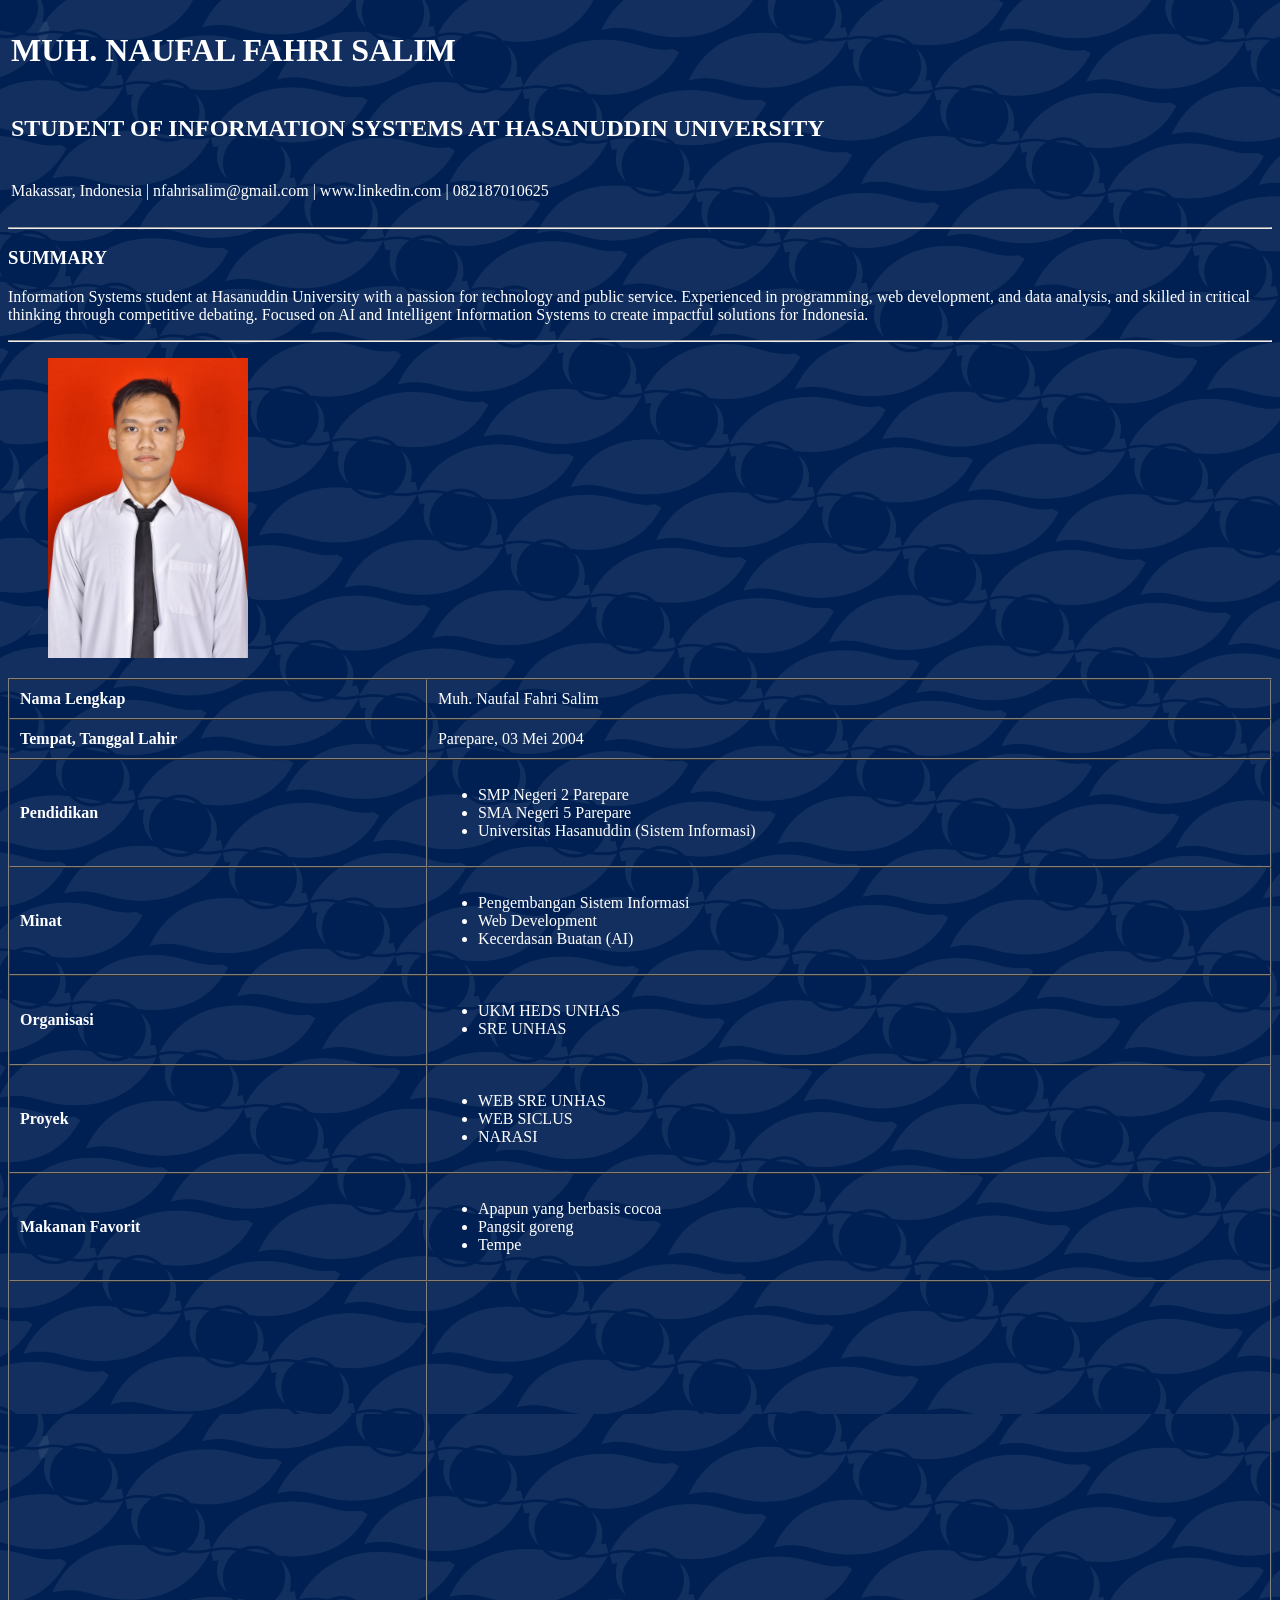
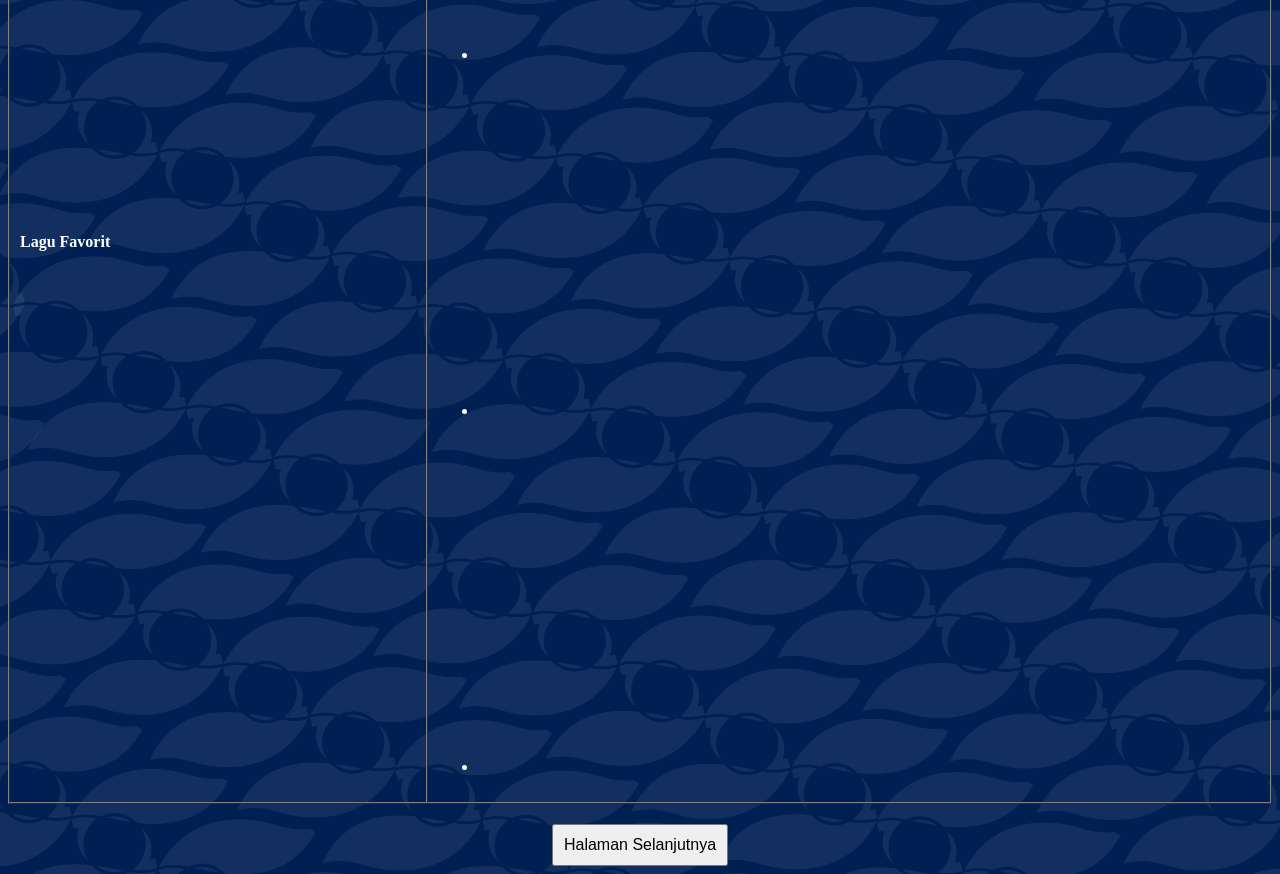
<file: TP1_H071231031/index.html>
<!DOCTYPE html>
<html lang="id">
<head>
    <meta charset="UTF-8">
    <meta name="viewport" content="width=device-width, initial-scale=1.0">
    <title>Biodata Naufal</title>
</head>
<body background="res/Cover.png" text="white">
    <header>
        <table width="100%">
            <tr>
                <td colspan="2">
                    <h1>MUH. NAUFAL FAHRI SALIM</h1>
                </td>
            </tr>
            <tr>
                <td colspan="2">
                    <h2>STUDENT OF INFORMATION SYSTEMS AT HASANUDDIN UNIVERSITY</h2>
                </td>
            </tr>
            <tr>
                <td>
                    <p>Makassar, Indonesia | nfahrisalim@gmail.com | www.linkedin.com | 082187010625</p>
                </td>
            </tr>
        </table>
        <hr>
        <h3>SUMMARY</h3>
        <p>
            Information Systems student at Hasanuddin University with a passion for technology and public service. 
            Experienced in programming, web development, and data analysis, and skilled in critical thinking through 
            competitive debating. Focused on AI and Intelligent Information Systems to create impactful solutions for Indonesia.
        </p>
        <hr>
    </header>

    <section>
        <figure>
            <img src="res/Img1.jpg" alt="Foto Naufal" width="200">
        </figure>
    </section>

    <table border="1" cellpadding="10" cellspacing="0" width="100%">
        <tr>
            <td><strong>Nama Lengkap</strong></td>
            <td>Muh. Naufal Fahri Salim</td>
        </tr>
        <tr>
            <td><strong>Tempat, Tanggal Lahir</strong></td>
            <td>Parepare, 03 Mei 2004</td>
        </tr>
        <tr>
            <td><strong>Pendidikan</strong></td>
            <td>
                <ul>
                    <li>SMP Negeri 2 Parepare</li>
                    <li>SMA Negeri 5 Parepare</li>
                    <li>Universitas Hasanuddin (Sistem Informasi)</li>
                </ul>
            </td>
        </tr>
        <tr>
            <td><strong>Minat</strong></td>
            <td>
                <ul>
                    <li>Pengembangan Sistem Informasi</li>
                    <li>Web Development</li>
                    <li>Kecerdasan Buatan (AI)</li>
                </ul>
            </td>
        </tr>
        <tr>
            <td><strong>Organisasi</strong></td>
            <td>
                <ul>
                    <li>UKM HEDS UNHAS</li>
                    <li>SRE UNHAS</li>
                </ul>
            </td>
        </tr>
        <tr>
            <td><strong>Proyek</strong></td>
            <td>
                <ul>
                    <li>WEB SRE UNHAS</li>
                    <li>WEB SICLUS</li>
                    <li>NARASI</li>
                </ul>
            </td>
        </tr>
        <tr>
            <td><strong>Makanan Favorit</strong></td>
            <td>
                <ul>
                    <li>Apapun yang berbasis cocoa</li>
                    <li>Pangsit goreng</li>
                    <li>Tempe</li>
                </ul>
            </td>
        </tr>
        <tr>
            <td><strong>Lagu Favorit</strong></td>
            <td>
                <ul>
                    <li>
                        <iframe style="border-radius:12px" 
                        src="https://open.spotify.com/embed/track/2FwEI1ZNbKqpRDuKDn6JWk?utm_source=generator" 
                        width="100%" height="352" frameBorder="0" allowfullscreen="" 
                        allow="autoplay; clipboard-write; encrypted-media; fullscreen; picture-in-picture" 
                        loading="lazy"></iframe>
                    </li>
                    <li>
                        <iframe style="border-radius:12px" 
                        src="https://open.spotify.com/embed/track/6ct4QRk1Ly6sVgaoOaGRe1?utm_source=generator" 
                        width="100%" height="352" frameBorder="0" allowfullscreen="" 
                        allow="autoplay; clipboard-write; encrypted-media; fullscreen; picture-in-picture" loading="lazy"></iframe>
                    </li>
                    <li>
                        <iframe style="border-radius:12px" src="https://open.spotify.com/embed/track/0ksUFS9IK9notdGQvTfB57?utm_source=generator" 
                        width="100%" height="352" frameBorder="0" allowfullscreen="" allow="autoplay; clipboard-write; encrypted-media; fullscreen; picture-in-picture" 
                        loading="lazy"></iframe>
                    </li>
                </ul>
            </td>
        </tr>
    </table>

    <!-- Tombol untuk ke halaman selanjutnya -->
    <footer style="text-align: center; margin-top: 20px;">
        <form action="index2.html">
            <input type="submit" value="Halaman Selanjutnya" style="padding: 10px; font-size: 16px;">
        </form>
    </footer>
</body>
</html>
</file>
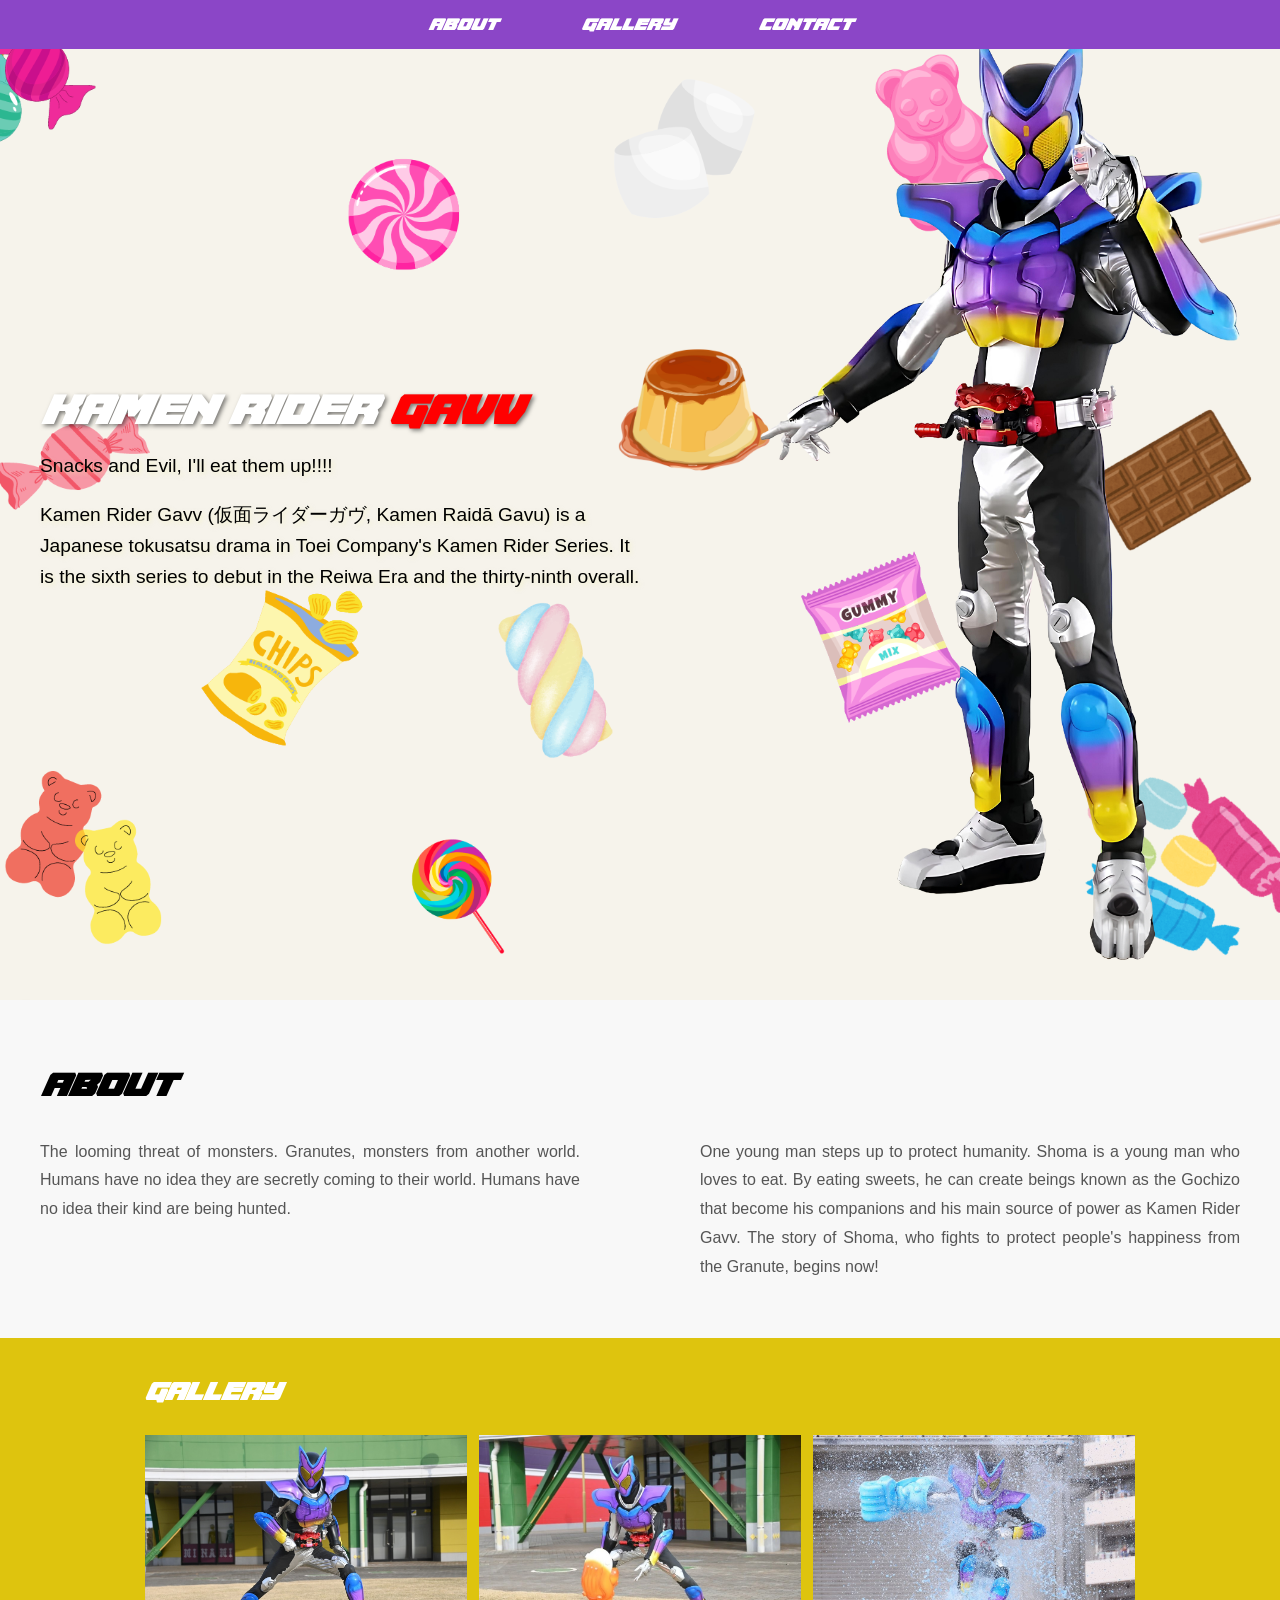
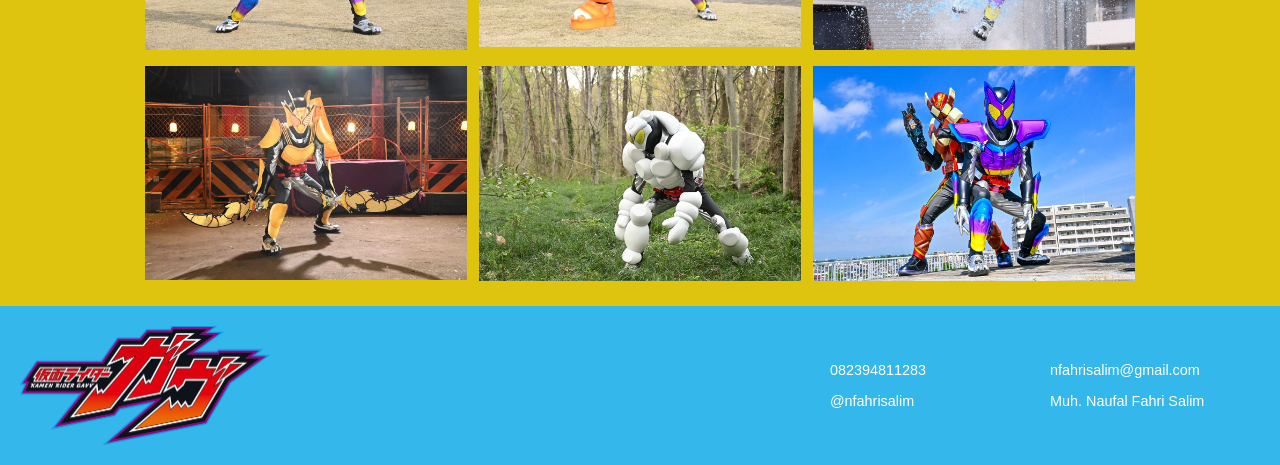
<file: TP2_H071231031/index.html>
<!DOCTYPE html>
<html lang="en">
<head>
    <meta charset="UTF-8">
    <meta name="viewport" content="width=device-width, initial-scale=1.0">
    <title>Rider's Info</title>
    <link rel="stylesheet" type="text/css" href="style.css">
</head>
<body>

    <!-- Nav Bar -->
    <header>
        <nav class="navbar">
            <ul>
                <li><a href="#about">About</a></li>
                <li><a href="#gallery">Gallery</a></li>
                <li><a href="#contact">Contact</a></li>
            </ul>
        </nav>
    </header>

    <!-- Main Section -->
    <section class="main-section background-image" id="home">
        <div class="text">
            <h1>Kamen rider <span style="color: red;">Gavv</span></h1>
            <p>Snacks and Evil, I'll eat them up!!!!</p>
            <p>Kamen Rider Gavv (仮面ライダーガヴ, Kamen Raidā Gavu) is a Japanese tokusatsu drama in Toei Company's Kamen Rider Series. It is the sixth series to debut in the Reiwa Era and the thirty-ninth overall.</p>
        </div>
        <img src="res/Images/Rider Gavv.png" alt="Rider's Image">
    </section>
    
    <!-- About -->
    <section class="about-section" id="about">
        <h2>About</h2>
        <div class="about-content">
            <div>
                <p>The looming threat of monsters. Granutes, monsters from another world. Humans have no idea they are secretly coming to their world. Humans have no idea their kind are being hunted.</p>
            </div>
            <div>
                <p>One young man steps up to protect humanity. Shoma is a young man who loves to eat. By eating sweets, he can create beings known as the Gochizo that become his companions and his main source of power as Kamen Rider Gavv. The story of Shoma, who fights to protect people's happiness from the Granute, begins now!</p>
            </div>
        </div>
    </section>

    <!-- Gallery -->
    <section class="galery-page" id="gallery">
        <div class="galery-grid">
            <div class="galery-item1">
                <h1>Gallery</h1>
            </div>
            <div class="galery-item">
                <img src="res/Images/Gummy.jpg" alt="Gochizo 1">
            </div>
            <div class="galery-item">
                <img src="res/Images/Kickin.jpg" alt="Gochizo 2">
            </div>
            <div class="galery-item">
                <img src="res/Images/Punchin.jpg" alt="Gochizo 3">
            </div>
            <div class="galery-item">
                <img src="res/Images/Zakuzaku.jpg" alt="Gochizo 4">
            </div>
            <div class="galery-item">
                <img src="res/Images/Mallow.jpg" alt="Gochizo 5">
            </div>
            <div class="galery-item">
                <img src="res/Images/Gavv_Riders.webp" alt="Gochizo 6">
            </div>
        </div>
    </section>
    
    

    <!-- Footer -->
    <footer class="footer-section" id="contact">
        <div class="footer-content">
            <div class="footer-logo">
                <img src="res/Kamen_Rider_Gavv_Logo.webp" alt="Series_logo">
            </div>
            <div class="footer-info">
                <div class="contact-column">
                    <p>082394811283</p>
                    <p>@nfahrisalim</p>
                </div>
                <div class="contact-column">
                    <p>nfahrisalim@gmail.com</p>
                    <p>Muh. Naufal Fahri Salim</p>
                </div>
            </div>
        </div>
    </footer>
</file>
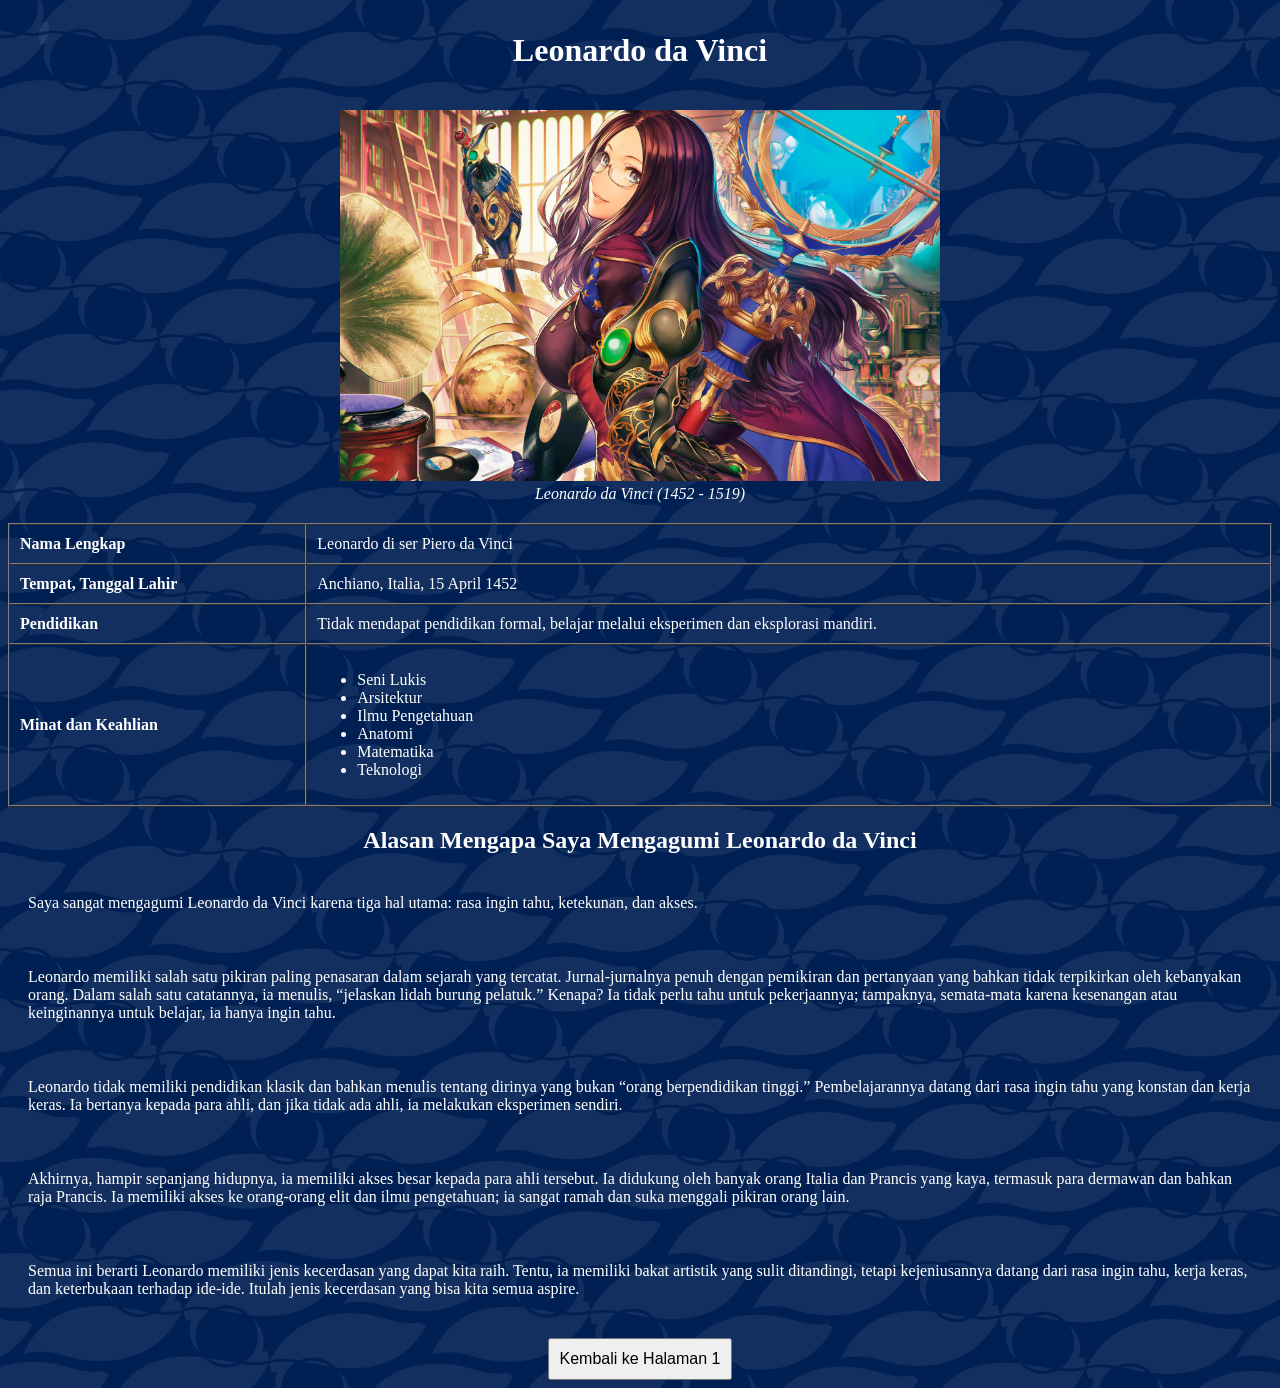
<file: TP1_H071231031/index2.html>
<!DOCTYPE html>
<html lang="id">
<head>
    <meta charset="UTF-8">
    <meta name="viewport" content="width=device-width, initial-scale=1.0">
    <title>Biodata Leonardo da Vinci</title>
</head>
<body background="res/Cover.png" text="white">

    <header>
        <table width="100%">
            <tr>
                <td colspan="2">
                    <h1 style="text-align: center;">Leonardo da Vinci</h1>
                </td>
            </tr>
        </table>
    </header>

    <section>
        <figure style="text-align: center;">
            <img src="res/Da vinci.png" alt="Foto Leonardo da Vinci" width="600">
            <figcaption><em>Leonardo da Vinci (1452 - 1519)</em></figcaption>
        </figure>
    </section>

    <section>
        <table border="1" cellpadding="10" cellspacing="0" width="100%" style="margin-top: 20px;">
            <tr>
                <td><strong>Nama Lengkap</strong></td>
                <td>Leonardo di ser Piero da Vinci</td>
            </tr>
            <tr>
                <td><strong>Tempat, Tanggal Lahir</strong></td>
                <td>Anchiano, Italia, 15 April 1452</td>
            </tr>
            <tr>
                <td><strong>Pendidikan</strong></td>
                <td>Tidak mendapat pendidikan formal, belajar melalui eksperimen dan eksplorasi mandiri.</td>
            </tr>
            <tr>
                <td><strong>Minat dan Keahlian</strong></td>
                <td>
                    <ul>
                        <li>Seni Lukis</li>
                        <li>Arsitektur</li>
                        <li>Ilmu Pengetahuan</li>
                        <li>Anatomi</li>
                        <li>Matematika</li>
                        <li>Teknologi</li>
                    </ul>
                </td>
            </tr>
        </table>
    </section>

    <section style="margin-top: 20px;">
        <h2 style="text-align: center;">Alasan Mengapa Saya Mengagumi Leonardo da Vinci</h2>
        <p style="padding: 20px;">
            Saya sangat mengagumi Leonardo da Vinci karena tiga hal utama: rasa ingin tahu, ketekunan, dan akses.
        </p>
        <p style="padding: 20px;">
            Leonardo memiliki salah satu pikiran paling penasaran dalam sejarah yang tercatat. Jurnal-jurnalnya penuh dengan pemikiran dan pertanyaan yang bahkan tidak terpikirkan oleh kebanyakan orang. Dalam salah satu catatannya, ia menulis, “jelaskan lidah burung pelatuk.” Kenapa? Ia tidak perlu tahu untuk pekerjaannya; tampaknya, semata-mata karena kesenangan atau keinginannya untuk belajar, ia hanya ingin tahu.
        </p>
        <p style="padding: 20px;">
            Leonardo tidak memiliki pendidikan klasik dan bahkan menulis tentang dirinya yang bukan “orang berpendidikan tinggi.” Pembelajarannya datang dari rasa ingin tahu yang konstan dan kerja keras. Ia bertanya kepada para ahli, dan jika tidak ada ahli, ia melakukan eksperimen sendiri.
        </p>
        <p style="padding: 20px;">
            Akhirnya, hampir sepanjang hidupnya, ia memiliki akses besar kepada para ahli tersebut. Ia didukung oleh banyak orang Italia dan Prancis yang kaya, termasuk para dermawan dan bahkan raja Prancis. Ia memiliki akses ke orang-orang elit dan ilmu pengetahuan; ia sangat ramah dan suka menggali pikiran orang lain.
        </p>
        <p style="padding: 20px;">
            Semua ini berarti Leonardo memiliki jenis kecerdasan yang dapat kita raih. Tentu, ia memiliki bakat artistik yang sulit ditandingi, tetapi kejeniusannya datang dari rasa ingin tahu, kerja keras, dan keterbukaan terhadap ide-ide. Itulah jenis kecerdasan yang bisa kita semua aspire.
        </p>
    </section>

    <footer style="text-align: center; margin-top: 20px;">
        <form action="index.html">
            <input type="submit" value="Kembali ke Halaman 1" style="padding: 10px; font-size: 16px;">
        </form>
    </footer>

</body>
</html>
</file>
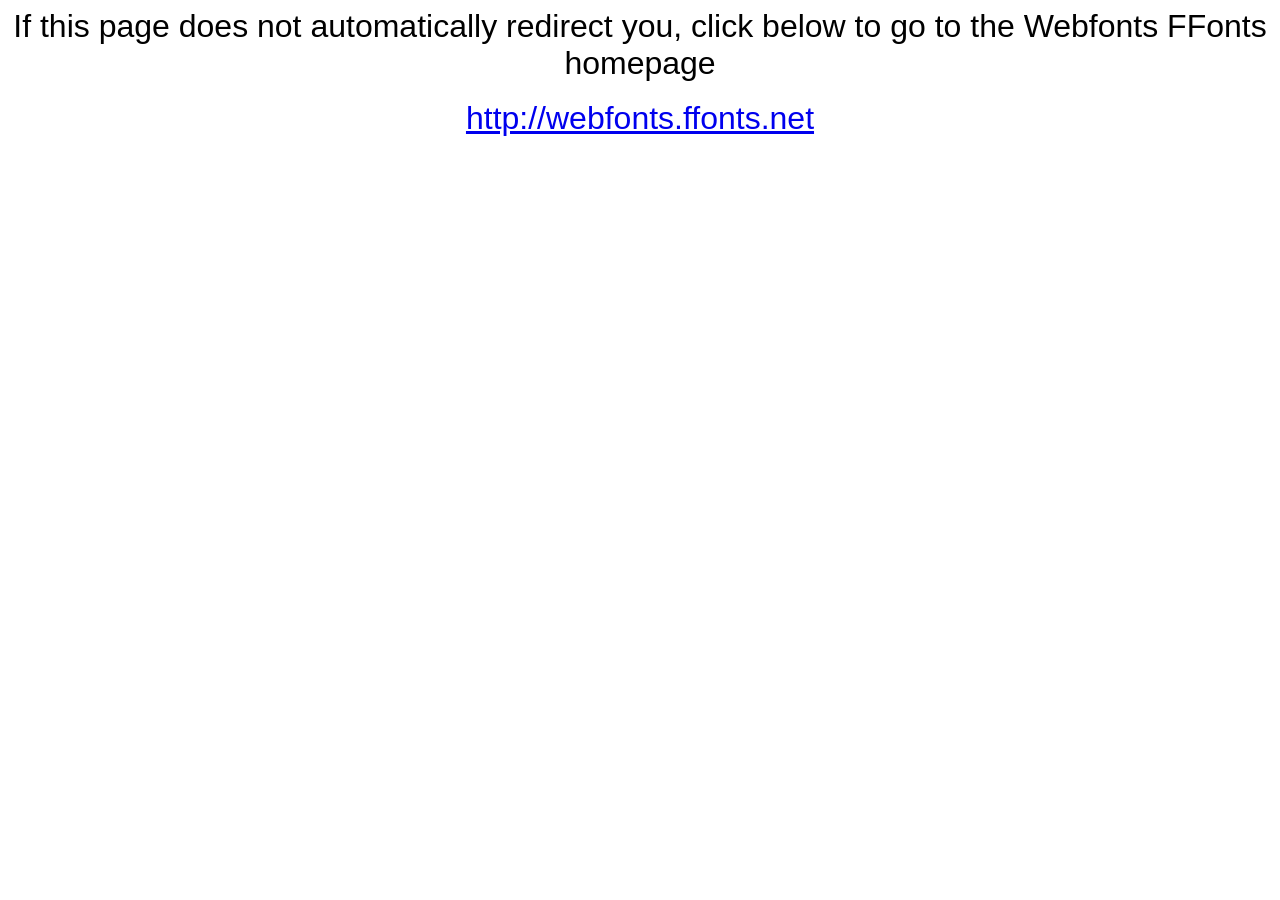
<file: TP2_H071231031/res/webfonts.ffonts.net.htm>
<HTML>
<HEAD>
<TITLE>Webfonts www.FFonts.net - Redirect</TITLE>
<meta http-equiv="refresh" content="1;url=http://webfonts.ffonts.net">
<script language="javascript">
<!-- 
//location.replace("http://webfonts.ffonts.net");
-->
</script>
</HEAD>

<BODY>
<CENTER>

<FONT FACE="Arial, Sans Serif, Verdana" SIZE=6>If this page does not automatically redirect you, click below to go to the Webfonts FFonts homepage</FONT>
<BR><BR>
<FONT FACE="Arial, Sans Serif, Verdana" SIZE=6><A HREF="http://webfonts.ffonts.net" TARGET="_top">http://webfonts.ffonts.net</A></FONT>

</CENTER>
</BODY>
</HTML>
</file>
<file: TP2_H071231031/style.css>
@font-face {
    font-family: 'Cruiser-Fortress-Condensed-Italic';
    src: url('res/Cruiser-Fortress-Condensed-Italic.ttf.woff') format('woff'),
         url('res/Cruiser-Fortress-Condensed-Italic.ttf.svg#Cruiser-Fortress-Condensed-Italic') format('svg'),
         url('res/Cruiser-Fortress-Condensed-Italic.ttf.eot'),
         url('res/Cruiser-Fortress-Condensed-Italic.ttf.eot?#iefix') format('embedded-opentype'); 
    font-weight: normal;
    font-style: normal;
}

/* Pastikan elemen-elemen dihitung secara tepat dengan box-sizing */
* {
    box-sizing: border-box;
}

/* custom font untuk header */
h1 {
    font-family: 'Cruiser-Fortress-Condensed-Italic', sans-serif;
}

h2 {
    font-family: 'Cruiser-Fortress-Condensed-Italic', sans-serif;
}

body {
    font-family: Arial, sans-serif;
    margin: 0;
    padding: 0;
    width: 100%;
}


.navbar {
    background-color: #8b46c7;
    padding: 15px;
    text-align: center; 
    position: fixed;
    top: 0;
    width: 100%;
    z-index: 1;
}

.navbar ul {
    list-style-type: none;
    margin: 0;
    padding: 0;
}

.navbar ul li {
    display: inline-block;
    margin: 0 20px;
}

.navbar ul li a {
    color: white;
    text-decoration: none;
    font-weight: bold;
    padding: 5px 20px;
    font-family: 'Cruiser-Fortress-Condensed-Italic', sans-serif;
    transition: background-color 0.3s ease; 
}


.navbar ul li a:hover {
    background-color: #7e3cb8;
    color: #fff;
}

.background-image {
    background-image: url('res/Cover.png');
    background-size: cover;
    background-position: center;
}


@media (max-width: 768px) {
    .navbar {
        width: 100%;
        padding: 10px;
        text-align: center;
        top: 0;
    }
    
    .navbar ul {
        display: flex;
        flex-direction: column;
        align-items: center;
        padding: 0;
    }

    .navbar ul li {
        display: block;
        margin: 10px 0;
        text-align: center;
    }

    .navbar ul li a {
        padding: 10px 20px;
        text-align: center;
    }
}


/* Main section */
.main-section {
    display: flex;
    justify-content: space-between;
    align-items: center;
    padding: 40px;
    flex-wrap: wrap; 
    margin-top: 70px; 
    width: 100%; 
    max-width: 100%; 
    margin: 0 auto; 
}

.main-section .text {
    max-width: 50%;
}

.main-section h1 {
    font-size: 2.5rem;
    color: white;
    text-shadow: 2px 2px 4px rgba(0, 0, 0, 0.5);
    margin: 0 0 10px 0;
}

.main-section p {
    color: black;
    text-shadow: 2px 2px 4px rgba(244, 243, 176, 0.5);
    font-size: 1.2rem;
    line-height: 1.6;
}

.main-section img {
    max-width: 40%;
    height: auto;
    border-radius: 10px;
}

/* responsif */
@media (max-width: 768px) {
    .main-section {
        flex-direction: column; 
        padding: 20px;
        margin-top: 100px; 
    }

    .main-section .text, .main-section img {
        max-width: 100%;
        width: 100%; 
    }

    .main-section h1 {
        font-size: 2rem;
    }

    .main-section p {
        font-size: 1rem;
    }
}



/* About Section */
.about-section {
    padding: 40px;
    background-color: #f8f8f8;
}

.about-section h2 {
    text-align: left;
    font-size: 2rem;
    margin-bottom: 20px;
}

.about-section .about-content {
    display: flex;
    justify-content: space-between;
}

.about-section .about-content div {
    width: 45%;
    text-align: justify;
    line-height: 1.8;
    font-size: 1rem;
    color: #555;
}

/* Responsive styles */
@media (max-width: 768px) {
    .about-section {
        padding: 20px;
    }

    .about-section .about-content {
        flex-direction: column; 
    }

    .about-section .about-content div {
        width: 100%; 
        margin-bottom: 20px; 
    }

    .about-section h2 {
        font-size: 1.5rem; 
    }
}


/* Gallery Section */

.galery-item1 h1 {
    color: white; 
}

.galery-page {
    height: auto;
    background-color: #dec40e;
    display: flex;
    justify-content: center;
    align-items: center;
    padding: 20px;
}

.galery-grid {
    display: grid;
    grid-template-columns: repeat(3, 1fr); 
    grid-auto-rows: auto;
    gap: 10px;
    width: 80%; 
    justify-content: center; 
}

/* Style for gallery items */
.galery-item img {
    width: 100%;
    height: auto;
    object-fit: cover;
    padding: 1px;
    align-items: center;
    transition: transform 0.3s ease;
}

.galery-item img:hover {
    transform: scale(1.05);
}


.galery-item1 {
    grid-column: span 3; 
}

@media (max-width: 768px) {
    .galery-grid {
        grid-template-columns: repeat(2, 1fr); 
        gap: 10px;
    }
    .galery-item img {
        width: 100%; 
        height: auto;
    }
    .galery-item1 {
        grid-column: span 2; 
    }
    
}

@media (max-width: 480px) {
    .galery-grid {
        grid-template-columns: 1fr;
        grid-template-rows: auto;
    }
    .galery-item img {
        width: 100%; 
        height: auto;
    }
    .galery-item1 {
        grid-column: span 1; 
    }
}

/* Footer Section */
.footer-section {
    background-color: #34b7eb;
    color: white;
    padding: 20px;
    display: flex;
    justify-content: center;
    align-items: center;
    font-size: 0.9rem;
}

.footer-content {
    display: flex;
    justify-content: flex-end;
    align-items: center;
    width: 100%;
}

.footer-logo {
    display: flex;
    align-items: center;
    margin-right: 50px;
}

.footer-logo img {
    width: 250px;
    height: auto;
    margin-right: 10px;
}

.footer-info {
    display: flex;
    justify-content: space-between;
    width: 100%;
}

.contact-column {
    flex: 1;
    min-width: 200px;
    margin-left: 10px;
}

/* Atur margin di kolom pertama*/
.footer-section {
    background-color: #34b7eb;
    color: white;
    padding: 20px;
    display: flex;
    justify-content: center;
    align-items: center;
    font-size: 0.9rem;
}

.footer-content {
    display: flex;
    justify-content: flex-end;
    align-items: center;
    width: 100%;
}

.footer-logo {
    display: flex;
    align-items: center;
    margin-right: 50px;
}

.footer-logo img {
    width: 250px;
    height: auto;
    margin-right: 10px;
}

.footer-info {
    display: flex;
    justify-content: space-between;
    width: 100%;
}

.contact-column {
    flex: 1;
    min-width: 200px;
    margin-left: 10px;
}

.footer-info .contact-column:first-child {
    margin-left: 500px;
}

/* responsif */
@media (max-width: 768px) {
    .footer-content {
        flex-direction: column;
        align-items: center;
        justify-content: center;
        padding: 0 15px; 
    }

    .footer-logo {
        margin-right: 0;
        margin-bottom: 20px;
        justify-content: center;
        width: 100%;
    }

    .footer-logo img {
        width: 220px;
    }

    .footer-info {
        flex-direction: column;
        align-items: center;
        width: 100%;
        padding: 0 15px; 
    }

    .footer-info .contact-column:first-child {
        margin-left: 0;
    }

    .contact-column {
        margin-left: 0;
        text-align: center;
        min-width: 100%;
        margin-bottom: 20px;
    }
}

@media (max-width: 480px) {
    .footer-logo img {
        width: 200px;
    }

    .footer-section {
        padding: 15px;
        font-size: 0.8rem;
    }

    .footer-info {
        width: 100%;
        padding: 0 10px; 
    }

    .contact-column {
        min-width: 100%;
        margin-bottom: 15px;
    }
}
</file>
